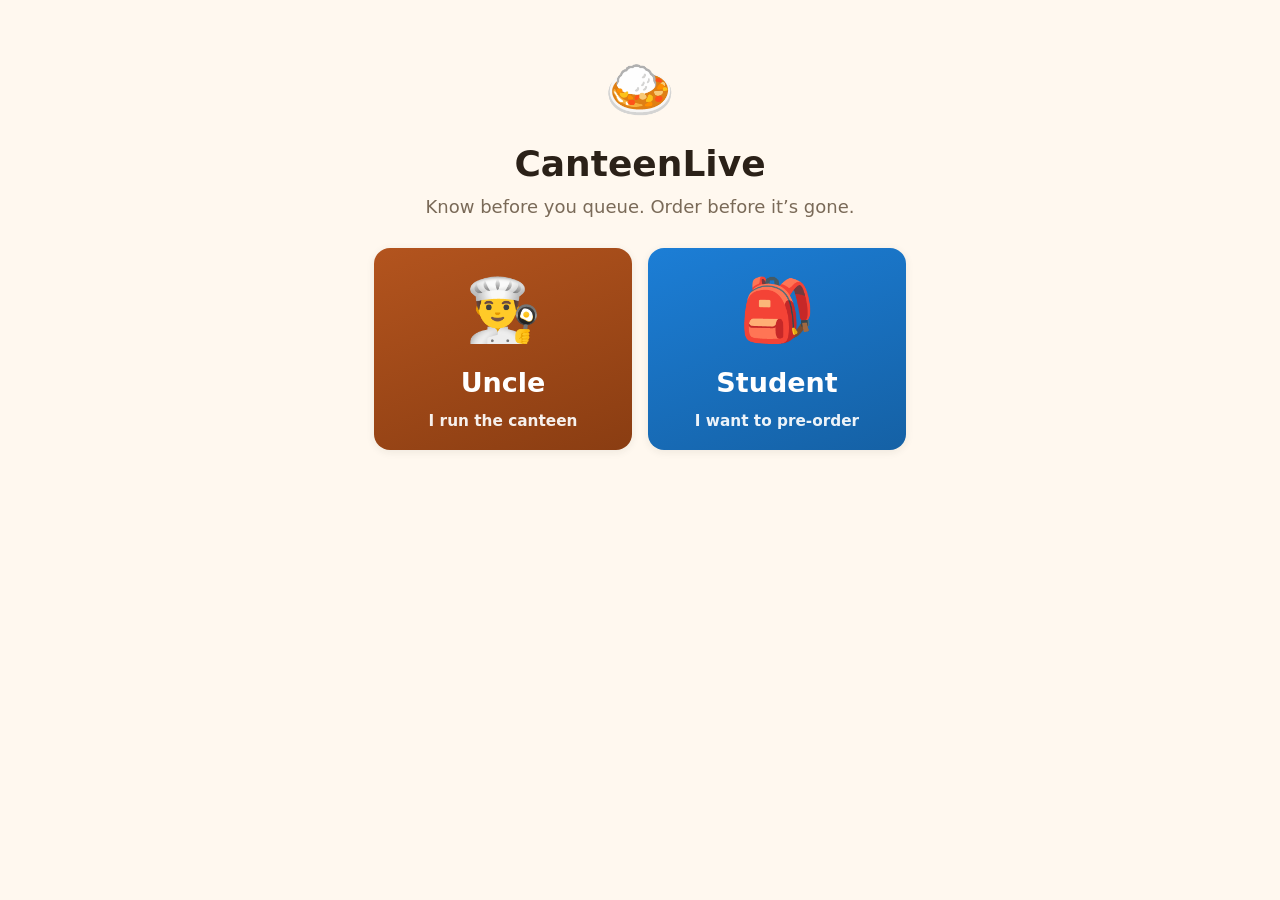
<file: index.html>
<!DOCTYPE html>
<html lang="en">
<head>
  <meta charset="UTF-8">
  <meta name="viewport" content="width=device-width, initial-scale=1.0">
  <title>CanteenLive — Know before you queue</title>
  <meta name="description" content="CanteenLive: Know before you queue. Order before it's gone. Live canteen stock, pickup time slots and pre-order tokens for students and canteen owners.">
  <link rel="stylesheet" href="styles.css">
</head>
<body>
  <main class="wrap">
    <div class="hero">
      <div class="logo" aria-hidden="true">🍛</div>
      <h1>CanteenLive</h1>
      <p>Know before you queue. Order before it&rsquo;s gone.</p>
    </div>

    <div class="role-grid">
      <a class="role-btn uncle" href="uncle.html" aria-label="Open Uncle mode — canteen owner">
        <span class="icon" aria-hidden="true">👨‍🍳</span>
        Uncle
        <small>I run the canteen</small>
      </a>
      <a class="role-btn student" href="student.html" aria-label="Open Student mode — pre-order food">
        <span class="icon" aria-hidden="true">🎒</span>
        Student
        <small>I want to pre-order</small>
      </a>
    </div>
  </main>

  <!-- store.js pre-loads the 3 sample items on first visit, from any page -->
  <script src="store.js"></script>
</body>
</html>
</file>
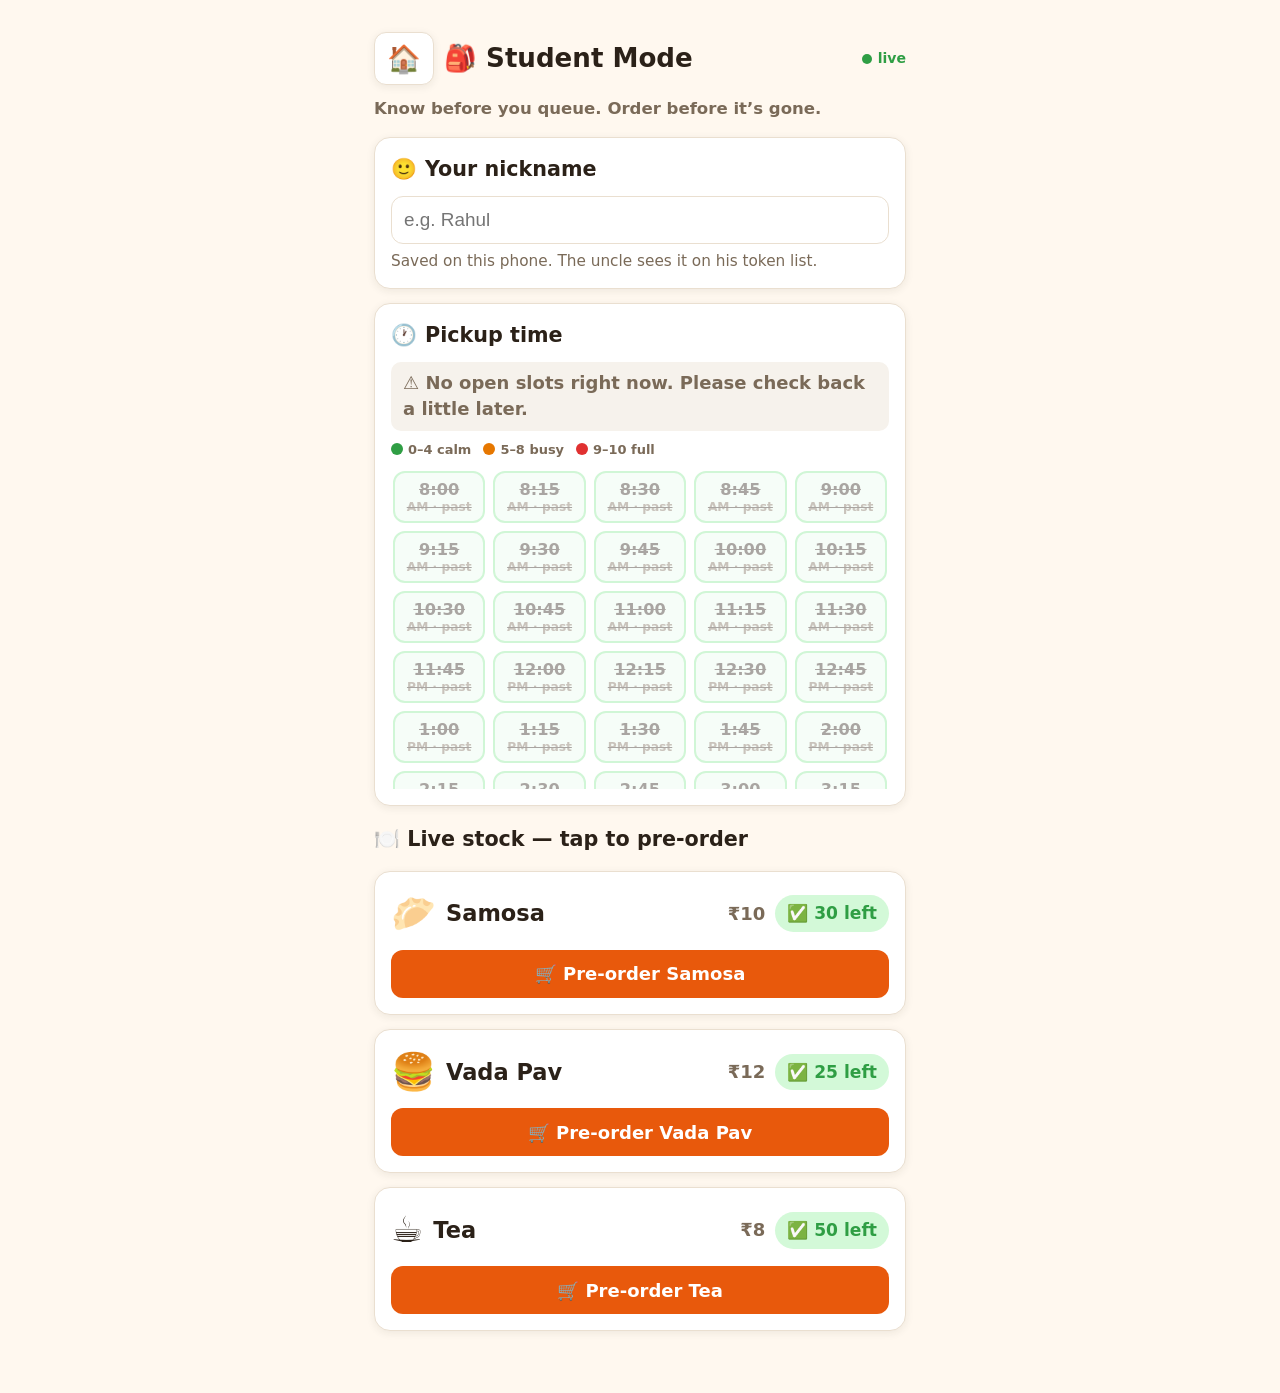
<file: student.html>
<!DOCTYPE html>
<html lang="en">
<head>
  <meta charset="UTF-8">
  <meta name="viewport" content="width=device-width, initial-scale=1.0">
  <title>CanteenLive — Student Mode 🎒</title>
  <link rel="stylesheet" href="styles.css">
</head>
<body>
  <div class="wrap">
    <header class="app-header">
      <a class="back-link" href="index.html" aria-label="Back to home">🏠</a>
      <h1>🎒 Student Mode</h1>
      <span class="live-dot" aria-hidden="true">live</span>
      <span class="sr-only">Stock updates live</span>
    </header>
    <p class="brand-tagline">Know before you queue. Order before it&rsquo;s gone.</p>

    <div id="ls-warning" class="msg msg-error" hidden>
      ⚠️ Storage is blocked in this browser, so orders will not be shared with the canteen tab.
    </div>

    <!-- Nickname: saved as you type, used for every order -->
    <section class="card" aria-labelledby="nick-title">
      <h2 id="nick-title"><span aria-hidden="true">🙂</span> Your nickname</h2>
      <label for="nickname" class="sr-only">Nickname</label>
      <input id="nickname" type="text" placeholder="e.g. Rahul" autocomplete="nickname" maxlength="24">
      <p id="nick-hint" style="margin:6px 0 0;color:var(--muted);font-size:0.85rem;">
        Saved on this phone. The uncle sees it on his token list.
      </p>
    </section>

    <!-- Pickup time slot: required before ordering; rush meter per slot -->
    <section class="card" aria-labelledby="slot-title">
      <h2 id="slot-title"><span aria-hidden="true">🕐</span> Pickup time</h2>
      <p class="slot-hint" id="slot-hint" role="status">Tap a time slot below to choose when you&rsquo;ll pick up.</p>
      <div class="rush-legend" aria-hidden="true">
        <span><span class="dot dot-green"></span>0–4 calm</span>
        <span><span class="dot dot-orange"></span>5–8 busy</span>
        <span><span class="dot dot-red"></span>9–10 full</span>
      </div>
      <div class="slots" id="slot-grid" role="group" aria-label="Pickup time slots"></div>
      <p class="sr-only" id="slot-status" role="status" aria-live="polite"></p>
    </section>

    <!-- Latest token, shown right after ordering -->
    <section id="token-card" class="card token-card" role="status" aria-live="assertive" hidden>
      <div style="font-size:2.4rem;" aria-hidden="true">🎉</div>
      <p style="margin:0;font-weight:700;">Your token number</p>
      <div class="token-number" id="token-number">T-001</div>
      <p id="token-slot" class="token-slot" style="margin:0;color:var(--muted);font-weight:700;"></p>
      <p id="token-detail" style="margin:6px 0 0;color:var(--muted);font-weight:700;"></p>
      <button type="button" class="btn btn-ghost" id="token-dismiss-btn" style="margin-top:10px;">👍 OK</button>
    </section>

    <!-- Live menu -->
    <section aria-labelledby="menu-title">
      <h2 id="menu-title" style="font-size:1.15rem;">🍽️ Live stock — tap to pre-order</h2>
      <div id="items-list"></div>
      <p id="empty-items" class="card empty-state" hidden>Nothing on the menu right now. Check back soon! ⏳</p>
    </section>
  </div>

  <div id="toast" role="status" aria-live="polite"></div>

  <script src="store.js"></script>
  <script src="student.js"></script>
</body>
</html>
</file>
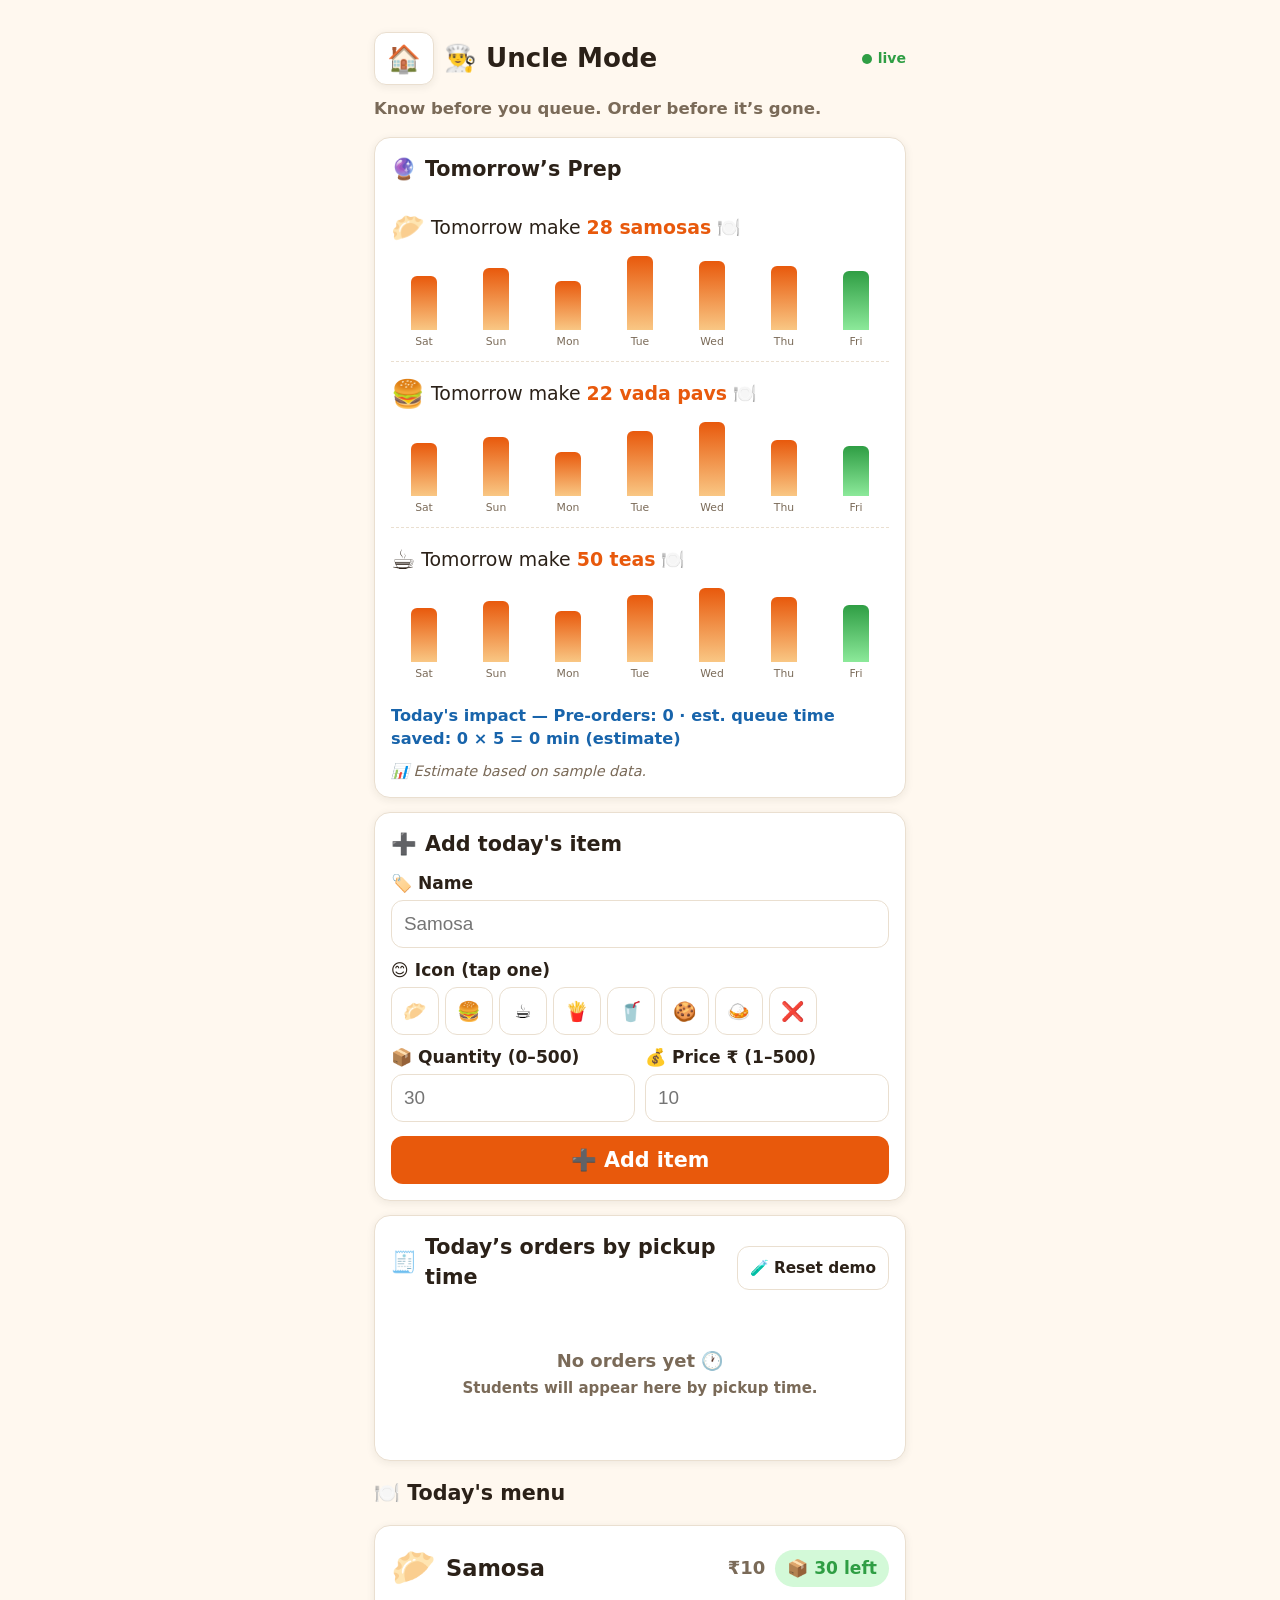
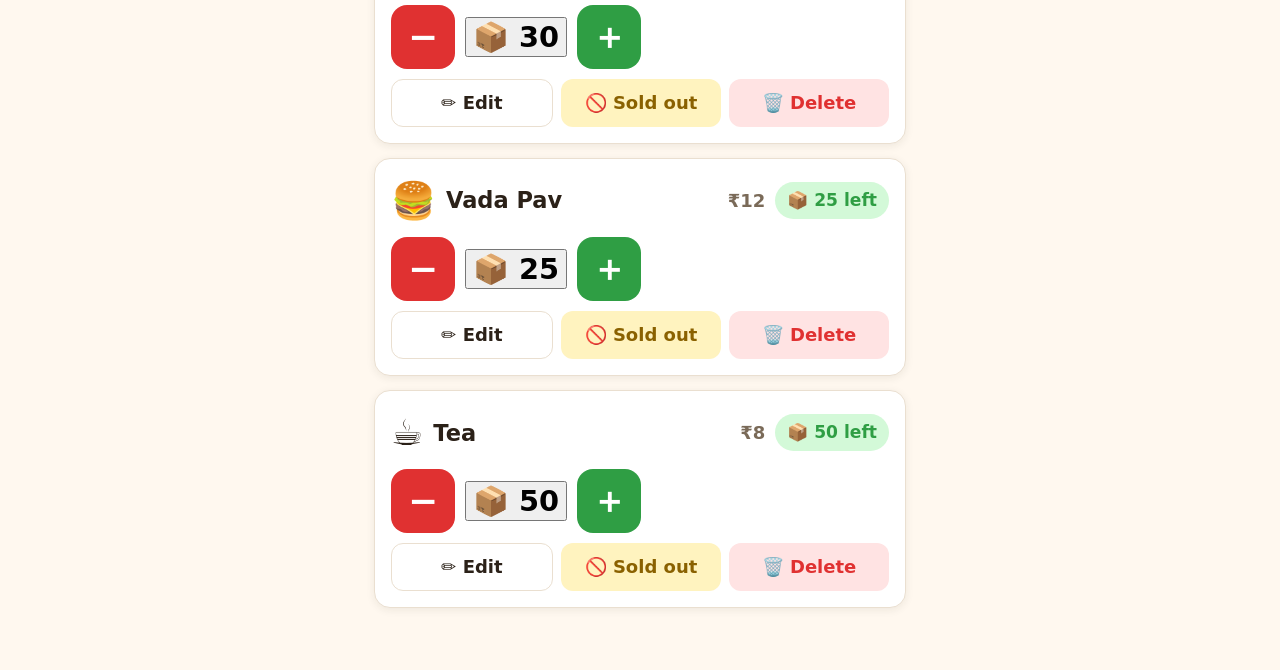
<file: uncle.html>
<!DOCTYPE html>
<html lang="en">
<head>
  <meta charset="UTF-8">
  <meta name="viewport" content="width=device-width, initial-scale=1.0">
  <title>CanteenLive — Uncle Mode 👨‍🍳</title>
  <link rel="stylesheet" href="styles.css">
</head>
<body>
  <div class="wrap">
    <header class="app-header">
      <a class="back-link" href="index.html" aria-label="Back to home">🏠</a>
      <h1>👨‍🍳 Uncle Mode</h1>
      <span class="live-dot" aria-hidden="true">live</span>
      <span class="sr-only">Live updates enabled</span>
    </header>
    <p class="brand-tagline">Know before you queue. Order before it&rsquo;s gone.</p>

    <div id="ls-warning" class="msg msg-error" hidden>
      ⚠️ Storage is blocked in this browser, so data will not be saved or shared between tabs.
    </div>

    <!-- Tomorrow's Prep: simple prediction + 7-day chart + today's impact -->
    <section class="card" aria-labelledby="prep-title">
      <h2 id="prep-title"><span aria-hidden="true">🔮</span> Tomorrow&rsquo;s Prep</h2>
      <div id="prep-list"></div>
      <p class="impact" id="impact-line" role="status"></p>
      <p class="note">📊 Estimate based on sample data.</p>
    </section>

    <!-- Add / Edit item -->
    <section class="card" aria-labelledby="form-title">
      <h2 id="form-title"><span aria-hidden="true">➕</span> <span id="form-title-text">Add today's item</span></h2>
      <form id="item-form" novalidate>
        <input type="hidden" id="edit-id">
        <label for="f-name">🏷️ Name</label>
        <input id="f-name" type="text" placeholder="Samosa" autocomplete="off" maxlength="40">
        <label id="emoji-label">😊 Icon (tap one)</label>
        <div role="group" aria-labelledby="emoji-label" id="emoji-picker" style="display:flex;gap:6px;flex-wrap:wrap;">
          <button type="button" class="icon-btn emoji-pick" data-emoji="🥟">🥟</button>
          <button type="button" class="icon-btn emoji-pick" data-emoji="🍔">🍔</button>
          <button type="button" class="icon-btn emoji-pick" data-emoji="☕">☕</button>
          <button type="button" class="icon-btn emoji-pick" data-emoji="🍟">🍟</button>
          <button type="button" class="icon-btn emoji-pick" data-emoji="🥤">🥤</button>
          <button type="button" class="icon-btn emoji-pick" data-emoji="🍪">🍪</button>
          <button type="button" class="icon-btn emoji-pick" data-emoji="🍛">🍛</button>
          <button type="button" class="icon-btn emoji-pick" data-emoji="❌" aria-label="No icon">❌</button>
        </div>
        <input type="hidden" id="f-emoji">
        <div class="form-row">
          <div>
            <label for="f-qty">📦 Quantity (0–500)</label>
            <input id="f-qty" type="number" inputmode="numeric" min="0" max="500" step="1" placeholder="30">
          </div>
          <div>
            <label for="f-price">💰 Price ₹ (1–500)</label>
            <input id="f-price" type="number" inputmode="decimal" min="1" max="500" step="0.5" placeholder="10">
          </div>
        </div>
        <div class="form-actions">
          <button type="submit" class="btn btn-primary" id="submit-btn">➕ Add item</button>
          <button type="button" class="btn btn-ghost" id="cancel-edit-btn" hidden>❌ Cancel</button>
        </div>
        <p id="form-msg" class="msg" role="status" aria-live="polite" hidden></p>
      </form>
    </section>

    <!-- Today's orders (from students), grouped by pickup slot -->
    <section class="card" aria-labelledby="orders-title">
      <div style="display:flex;align-items:center;gap:8px;">
        <h2 id="orders-title" style="flex:1;"><span aria-hidden="true">🧾</span> Today&rsquo;s orders by pickup time</h2>
        <button type="button" class="btn btn-ghost" id="reset-btn" style="padding:8px 12px;min-height:44px;font-size:0.85rem;" title="Reload demo data">🧪 Reset demo</button>
      </div>
      <div id="orders-list" aria-live="polite"><p class="empty-state">No orders yet 🕐</p></div>
    </section>

    <!-- Item list -->
    <section aria-labelledby="menu-title">
      <h2 id="menu-title" style="font-size:1.15rem;">🍽️ Today's menu</h2>
      <div id="items-list"></div>
      <p id="empty-items" class="card empty-state" hidden>Nothing on the menu yet. Add your first item above! ⬆️</p>
    </section>
  </div>

  <div id="toast" role="status" aria-live="polite"></div>

  <script src="store.js"></script>
  <script src="uncle.js"></script>
</body>
</html>
</file>
<file: styles.css>
/* styles.css — CanteenLive. Mobile-first, big buttons, high contrast. */

:root {
  --bg: #fff8ef;
  --card: #ffffff;
  --ink: #2b2118;
  --muted: #7a6a58;
  --brand: #e8590c;
  --brand-dark: #c2490a;
  --green: #2f9e44;
  --orange: #e67700;
  --red: #e03131;
  --line: #eadfd0;
  --radius: 16px;
  --shadow: 0 2px 8px rgba(43, 33, 24, 0.08);
  font-size: 18px; /* large base font for low-tech-comfort users */
}

* { box-sizing: border-box; }

html, body {
  margin: 0;
  padding: 0;
  background: var(--bg);
  color: var(--ink);
  font-family: system-ui, -apple-system, "Segoe UI", Roboto, sans-serif;
  line-height: 1.45;
  -webkit-text-size-adjust: 100%;
}

.wrap {
  max-width: 560px;
  margin: 0 auto;
  padding: 16px 14px 48px;
}

/* ---------- header ---------- */
.app-header {
  display: flex;
  align-items: center;
  gap: 10px;
  padding: 8px 0 16px;
}
.app-header .back-link {
  font-size: 1.5rem;
  text-decoration: none;
  padding: 6px 12px;
  border-radius: 12px;
  background: var(--card);
  box-shadow: var(--shadow);
  border: 1px solid var(--line);
}
.app-header h1 {
  font-size: 1.45rem;
  margin: 0;
  flex: 1;
}
.live-dot {
  display: inline-flex;
  align-items: center;
  gap: 6px;
  font-size: 0.78rem;
  color: var(--green);
  font-weight: 700;
}
.live-dot::before {
  content: "";
  width: 10px;
  height: 10px;
  border-radius: 50%;
  background: var(--green);
  animation: pulse 1.6s ease-in-out infinite;
}
@keyframes pulse {
  0%, 100% { opacity: 1; transform: scale(1); }
  50% { opacity: 0.4; transform: scale(0.8); }
}

/* ---------- landing (index.html) ---------- */
.hero {
  text-align: center;
  padding: 24px 8px 8px;
}
.hero .logo { font-size: 3.2rem; }
.hero h1 { font-size: 2rem; margin: 6px 0 4px; }
.hero p { color: var(--muted); margin: 0 0 20px; }

.role-grid {
  display: grid;
  gap: 16px;
}
.role-btn {
  display: flex;
  flex-direction: column;
  align-items: center;
  justify-content: center;
  gap: 8px;
  min-height: 170px;
  border: none;
  border-radius: var(--radius);
  box-shadow: var(--shadow);
  font-size: 1.5rem;
  font-weight: 800;
  cursor: pointer;
  text-decoration: none;
  color: #fff;
  padding: 18px;
  transition: transform 0.08s ease, box-shadow 0.08s ease;
}
.role-btn .icon { font-size: 3.4rem; }
.role-btn small { font-size: 0.85rem; font-weight: 600; opacity: 0.92; }
.role-btn.uncle { background: linear-gradient(160deg, #b3541e, #8a3d12); }
.role-btn.student { background: linear-gradient(160deg, #1c7ed6, #1561a5); }
.role-btn:active, .role-btn:focus-visible { transform: scale(0.98); }

/* ---------- cards ---------- */
.card {
  background: var(--card);
  border: 1px solid var(--line);
  border-radius: var(--radius);
  box-shadow: var(--shadow);
  padding: 16px;
  margin-bottom: 14px;
}
.card h2 {
  margin: 0 0 12px;
  font-size: 1.15rem;
  display: flex;
  align-items: center;
  gap: 8px;
}

/* ---------- generic buttons ---------- */
button {
  font-family: inherit;
  font-size: 1rem;
}
.btn {
  border: none;
  border-radius: 12px;
  padding: 12px 16px;
  font-weight: 700;
  cursor: pointer;
  min-height: 48px; /* comfortable tap target */
}
.btn:disabled { opacity: 0.45; cursor: not-allowed; }
.btn-primary { background: var(--brand); color: #fff; }
.btn-primary:hover { background: var(--brand-dark); }
.btn-ghost {
  background: #fff;
  color: var(--ink);
  border: 1.5px solid var(--line);
}
.btn-danger { background: #ffe3e3; color: var(--red); }
.btn-warn { background: #fff3bf; color: #8a6100; }

.icon-btn {
  display: inline-flex;
  align-items: center;
  justify-content: center;
  gap: 6px;
  min-width: 48px;
  min-height: 48px;
  border-radius: 12px;
  border: 1.5px solid var(--line);
  background: #fff;
  font-size: 1.05rem;
  cursor: pointer;
}

/* ---------- item card (shared look for uncle & student) ---------- */
.item {
  display: flex;
  flex-direction: column;
  gap: 10px;
}
.item-top {
  display: flex;
  align-items: center;
  gap: 10px;
  flex-wrap: wrap;
}
.item-emoji { font-size: 2rem; }
.item-name { font-size: 1.25rem; font-weight: 800; flex: 1; }
.item-price { color: var(--muted); font-weight: 700; white-space: nowrap; }

.badge {
  display: inline-flex;
  align-items: center;
  gap: 6px;
  padding: 6px 12px;
  border-radius: 999px;
  font-weight: 800;
  font-size: 0.95rem;
  white-space: nowrap;
}
.badge-green  { background: #d3f9d8; color: var(--green); }
.badge-orange { background: #fff3bf; color: var(--orange); }
.badge-red    { background: #ffe3e3; color: var(--red); }

/* quantity stepper (uncle) */
.stepper {
  display: flex;
  align-items: center;
  gap: 10px;
}
.step-btn {
  width: 64px;
  height: 64px;
  border-radius: 16px;
  border: none;
  font-size: 2rem;
  font-weight: 900;
  cursor: pointer;
  color: #fff;
  line-height: 1;
}
.step-minus { background: var(--red); }
.step-plus  { background: var(--green); }
.step-btn:active { transform: scale(0.94); }
.qty-readout {
  min-width: 70px;
  text-align: center;
  font-size: 1.6rem;
  font-weight: 900;
}

.item-actions {
  display: flex;
  gap: 8px;
  flex-wrap: wrap;
}
.item-actions .btn { flex: 1; min-width: 100px; }

/* ---------- forms ---------- */
label {
  display: block;
  font-weight: 700;
  margin: 10px 0 4px;
  font-size: 0.95rem;
}
input, select {
  width: 100%;
  padding: 12px;
  font-size: 1.05rem;
  border: 1.5px solid var(--line);
  border-radius: 12px;
  background: #fff;
  color: var(--ink);
  min-height: 48px;
}
input:focus, select:focus, button:focus-visible, a:focus-visible {
  outline: 3px solid #ffa94d;
  outline-offset: 2px;
}
.form-row {
  display: grid;
  grid-template-columns: 1fr 1fr;
  gap: 10px;
}
.form-actions { margin-top: 14px; }
.form-actions .btn { width: 100%; font-size: 1.15rem; }

/* ---------- messages / toasts ---------- */
.msg {
  border-radius: 12px;
  padding: 12px 14px;
  font-weight: 700;
  margin: 12px 0 0;
}
.msg-error   { background: #ffe3e3; color: var(--red); }
.msg-ok      { background: #d3f9d8; color: var(--green); }
.msg-live    { background: #e7f5ff; color: #1864ab; }

/* toast for live-sync notices */
#toast {
  position: fixed;
  left: 50%;
  bottom: 18px;
  transform: translateX(-50%);
  background: var(--ink);
  color: #fff;
  padding: 12px 18px;
  border-radius: 999px;
  font-weight: 700;
  box-shadow: 0 4px 14px rgba(0, 0, 0, 0.25);
  opacity: 0;
  pointer-events: none;
  transition: opacity 0.25s ease;
  max-width: 92vw;
  text-align: center;
}
#toast.show { opacity: 1; }

/* ---------- student order box ---------- */
.order-box {
  display: none;
  border-top: 1.5px dashed var(--line);
  margin-top: 10px;
  padding-top: 10px;
}
.order-box.open { display: block; }

/* token success card */
.token-card {
  text-align: center;
  padding: 20px 16px;
}
.token-number {
  font-size: 2.4rem;
  font-weight: 900;
  color: var(--brand);
  letter-spacing: 2px;
  margin: 6px 0;
}

/* sold-out item dimming */
.item.soldout { opacity: 0.75; }
.item.soldout .item-name { text-decoration: line-through; }

.empty-state {
  text-align: center;
  color: var(--muted);
  padding: 26px 10px;
  font-weight: 700;
}

/* ---------- brand tagline (uncle/student headers) ---------- */
.brand-tagline {
  margin: -4px 0 16px;
  color: var(--muted);
  font-size: 0.92rem;
  font-weight: 600;
}

/* token card extra line */
.token-slot {
  margin: 4px 0 0 !important;
  color: var(--brand) !important;
  font-size: 1.1rem;
}

/* ---------- pickup slots + rush meter (student) ---------- */
.slot-hint {
  margin: 0 0 10px;
  font-weight: 800;
  color: var(--green);
  background: #ebfbee;
  border-radius: 10px;
  padding: 8px 12px;
}
.slot-hint.muted { color: var(--muted); background: #f6f2ec; }

.rush-legend {
  display: flex;
  gap: 12px;
  flex-wrap: wrap;
  font-size: 0.72rem;
  color: var(--muted);
  font-weight: 700;
  margin: 0 0 10px;
}
.dot {
  width: 12px;
  height: 12px;
  border-radius: 50%;
  display: inline-block;
  margin-right: 5px;
  vertical-align: -1px;
}
.dot-green  { background: var(--green); }
.dot-orange { background: var(--orange); }
.dot-red    { background: var(--red); }

.slots {
  display: grid;
  grid-template-columns: repeat(auto-fill, minmax(76px, 1fr));
  gap: 8px;
  max-height: 320px;
  overflow-y: auto;
  padding: 2px;
  -webkit-overflow-scrolling: touch;
}
.slot {
  min-height: 52px;
  border: 2px solid var(--line);
  border-radius: 12px;
  background: #fff;
  color: var(--ink);
  display: flex;
  flex-direction: column;
  align-items: center;
  justify-content: center;
  gap: 1px;
  padding: 6px 4px;
  cursor: pointer;
  font-family: inherit;
  transition: transform 0.12s ease, box-shadow 0.12s ease, background 0.2s ease;
}
.slot .t { font-size: 0.9rem; font-weight: 800; }
.slot .c { font-size: 0.68rem; font-weight: 700; color: var(--muted); }
.slot.rush-green  { border-color: #8ce99a; background: #ebfbee; }
.slot.rush-orange { border-color: #ffd43b; background: #fff9db; }
.slot.rush-red    { border-color: #ffa8a8; background: #fff0f0; }
.slot.rush-red .c { color: var(--red); }
.slot:hover:not(.slot-off) { transform: translateY(-1px); }
.slot.slot-off { opacity: 0.4; cursor: not-allowed; text-decoration: line-through; }
.slot.slot-sel { box-shadow: 0 0 0 3px var(--brand); }

/* ---------- tomorrow's prep (uncle) ---------- */
.prep-item { padding: 12px 0; border-bottom: 1px dashed var(--line); }
.prep-item:last-child { border-bottom: 0; }
.prep-line { margin: 0 0 6px; font-size: 1.05rem; }
.prep-emoji { font-size: 1.5rem; margin-right: 6px; vertical-align: -3px; }
.prep-line b { color: var(--brand); }

.bar-chart {
  display: flex;
  align-items: flex-end;
  gap: 6px;
  height: 96px;
}
.bar-col {
  flex: 1;
  display: flex;
  flex-direction: column;
  align-items: center;
  justify-content: flex-end;
  height: 100%;
  min-width: 0;
}
.bar {
  width: 100%;
  max-width: 26px;
  background: linear-gradient(180deg, var(--brand), #f9c784);
  border-radius: 6px 6px 0 0;
  min-height: 3px;
  transition: height 0.3s ease;
}
.bar.today { background: linear-gradient(180deg, #2f9e44, #8ce99a); }
.bar-lbl { font-size: 0.6rem; color: var(--muted); margin-top: 4px; }
.note { font-size: 0.8rem; color: var(--muted); font-style: italic; margin: 10px 0 0; }
.impact { font-size: 0.9rem; font-weight: 700; color: #1864ab; margin: 10px 0 0; }

/* ---------- grouped orders (uncle) ---------- */
.slot-group { margin-bottom: 14px; }
.slot-group-head {
  display: flex;
  align-items: center;
  gap: 8px;
  font-weight: 900;
  margin: 0 0 6px;
  font-size: 0.98rem;
}
.slot-group-head .count { color: var(--muted); font-weight: 700; font-size: 0.8rem; }
.order-row {
  display: flex;
  align-items: center;
  gap: 8px;
  padding: 8px;
  border-radius: 10px;
  background: #fff;
  border: 1px solid var(--line);
  margin-bottom: 6px;
}
.order-row.given { opacity: 0.55; }
.order-row .otok { font-weight: 900; }
.order-row .ogrow { flex: 1; min-width: 0; }
.btn-given {
  background: #d3f9d8;
  color: var(--green);
  border: none;
  border-radius: 10px;
  padding: 8px 12px;
  font-weight: 800;
  cursor: pointer;
  min-height: 44px;
  font-family: inherit;
}
.given-tag { color: var(--green); font-weight: 900; padding: 8px 4px; }

/* subtle "stock changed" feedback + entry motion */
.badge { transition: background 0.2s ease, color 0.2s ease, transform 0.2s ease; }
.item { animation: fadeIn 0.25s ease; }
@keyframes fadeIn {
  from { opacity: 0; transform: translateY(4px); }
  to { opacity: 1; transform: none; }
}
@keyframes bump {
  0% { transform: scale(1); }
  40% { transform: scale(1.12); }
  100% { transform: scale(1); }
}
.badge.bump { animation: bump 0.4s ease; }

/* ---------- accessibility helpers ---------- */
.sr-only {
  position: absolute;
  width: 1px;
  height: 1px;
  padding: 0;
  margin: -1px;
  overflow: hidden;
  clip: rect(0, 0, 0, 0);
  white-space: nowrap;
  border: 0;
}

@media (prefers-reduced-motion: reduce) {
  * { animation: none !important; transition: none !important; }
}

@media (min-width: 600px) {
  .wrap { padding-top: 24px; }
  .role-grid { grid-template-columns: 1fr 1fr; }
}
</file>
